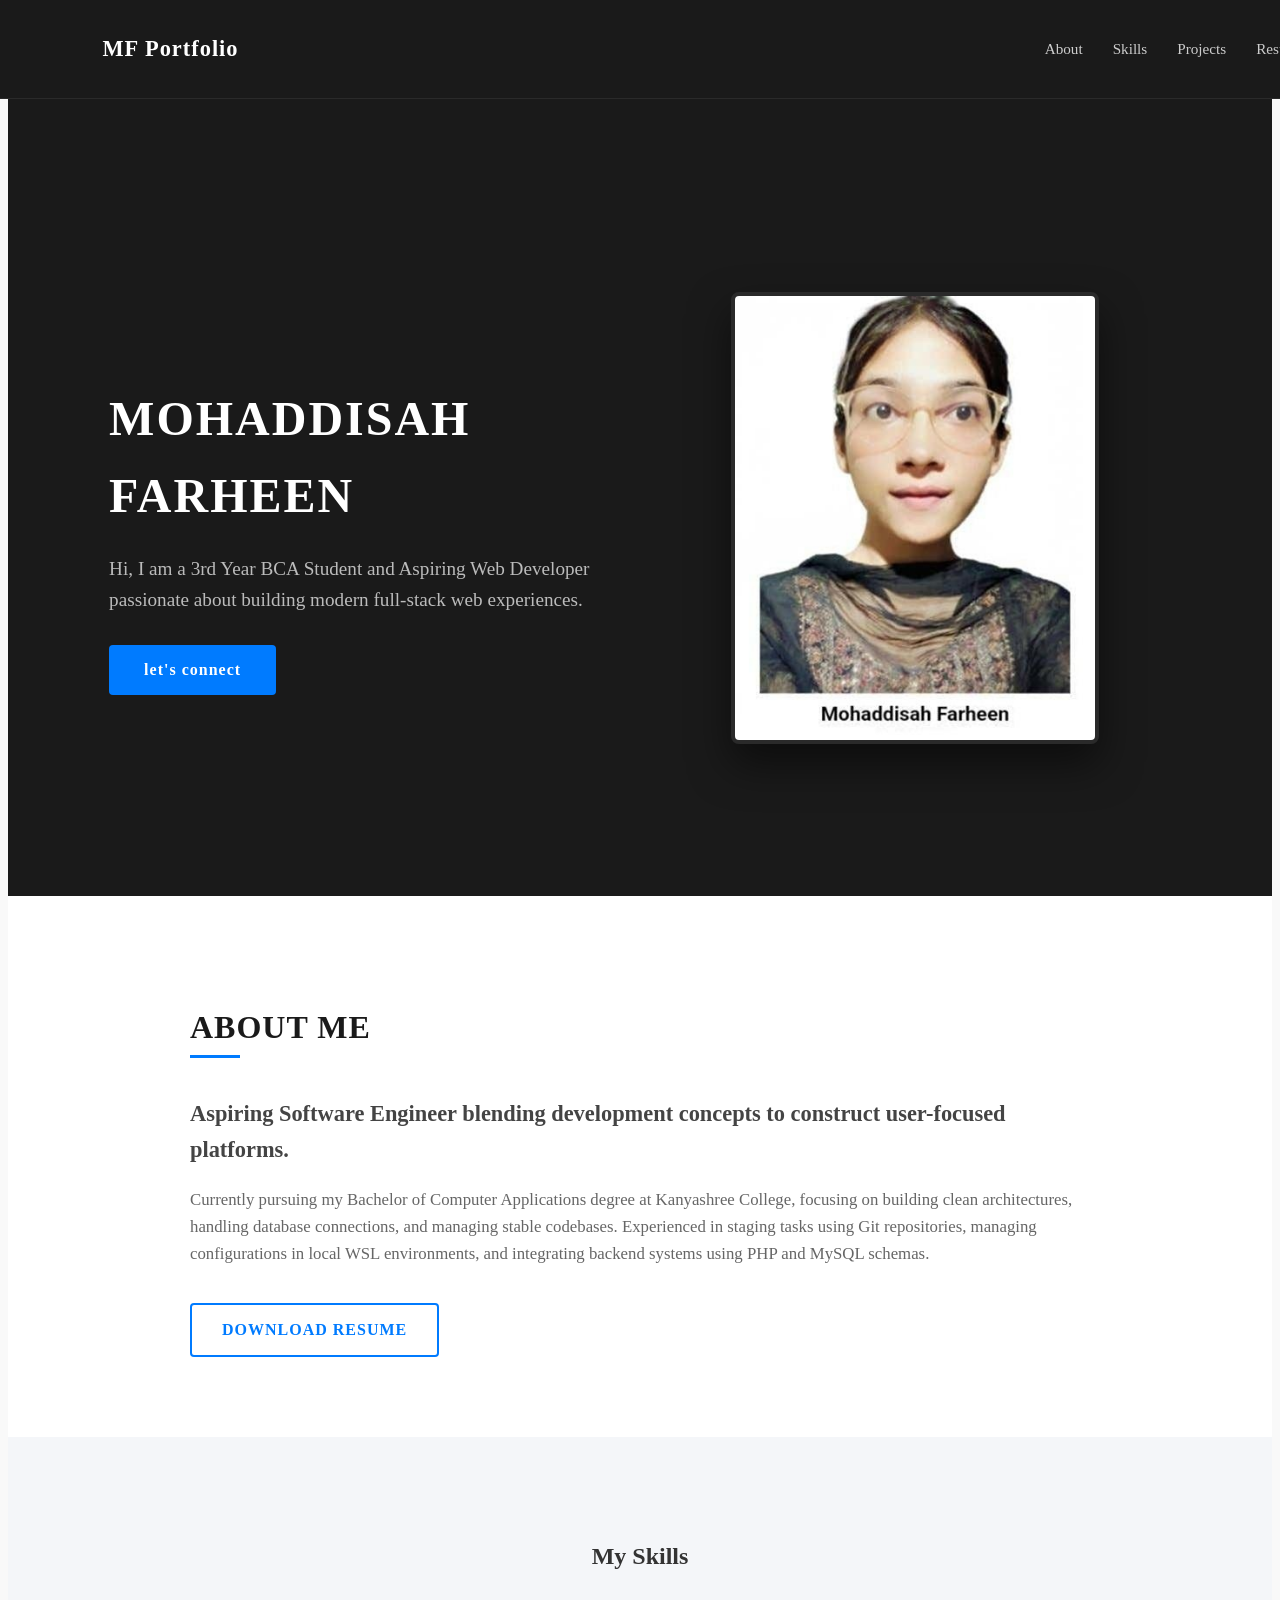
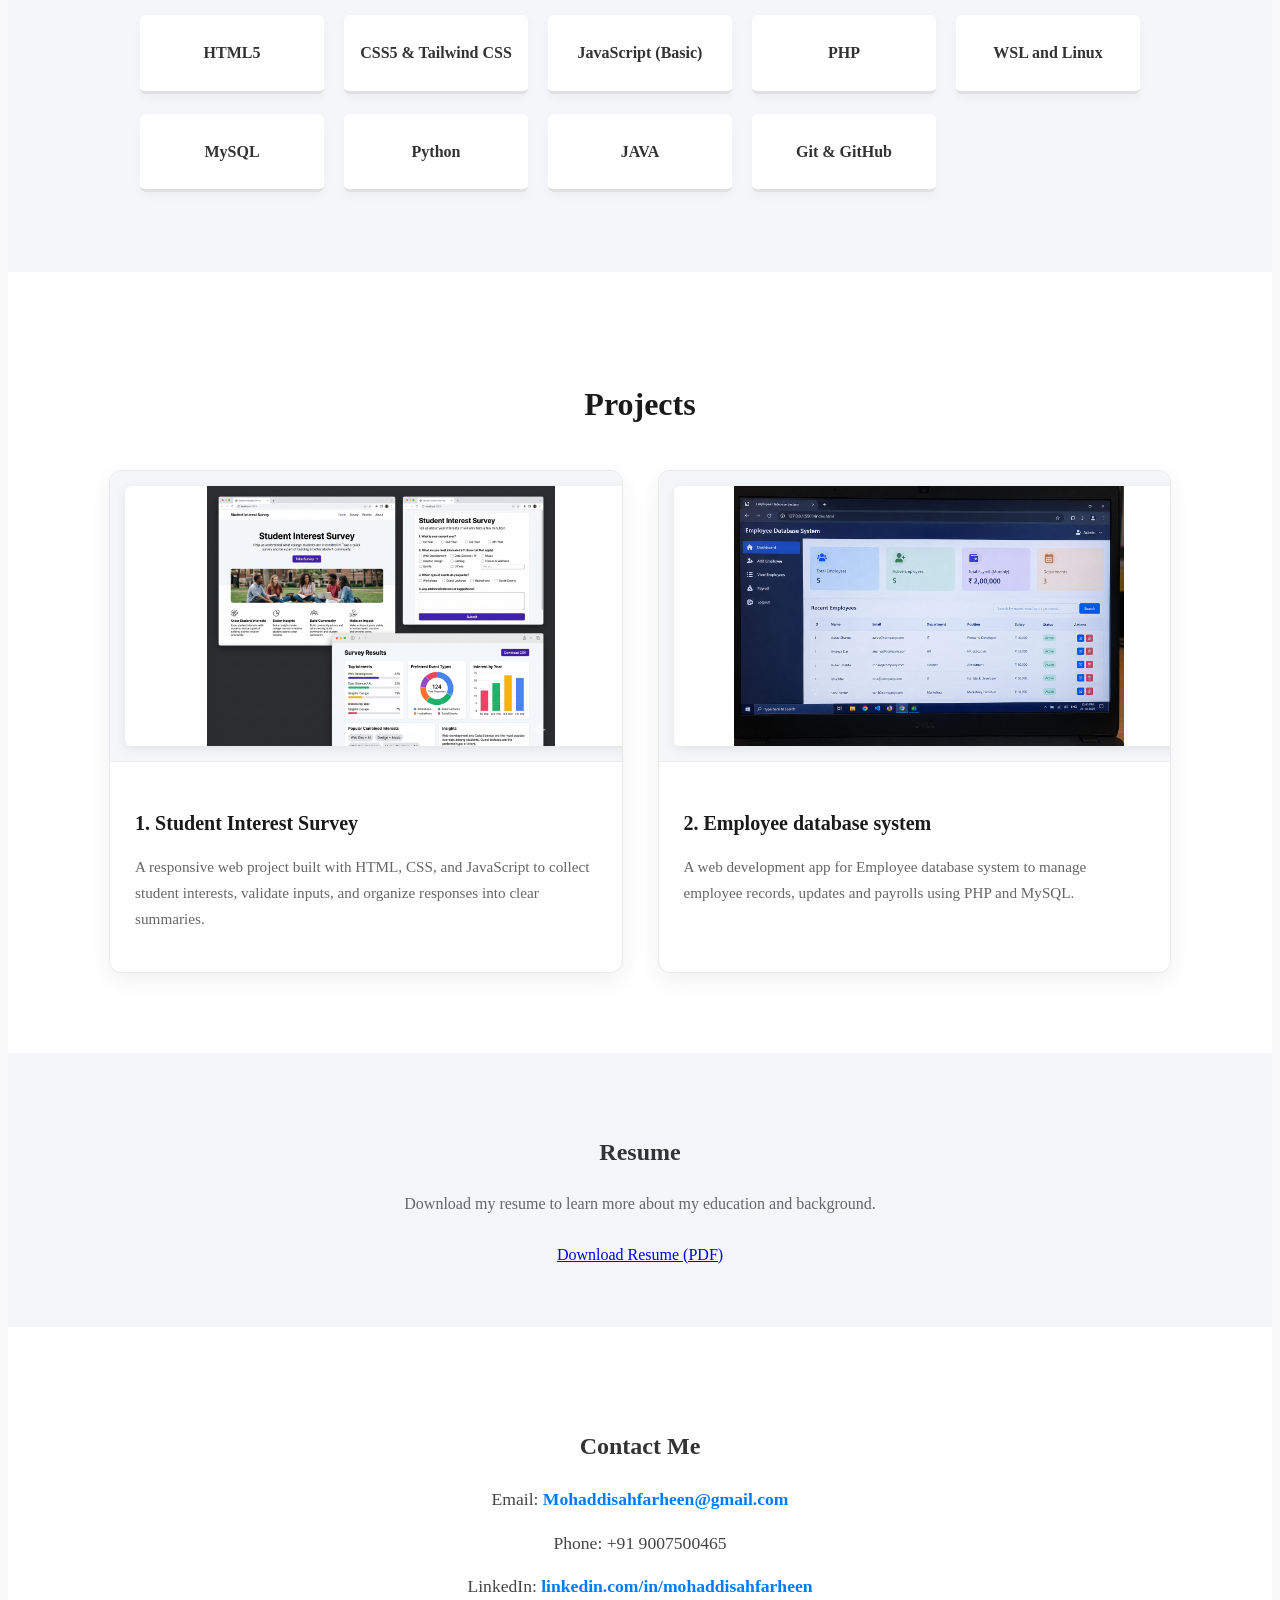
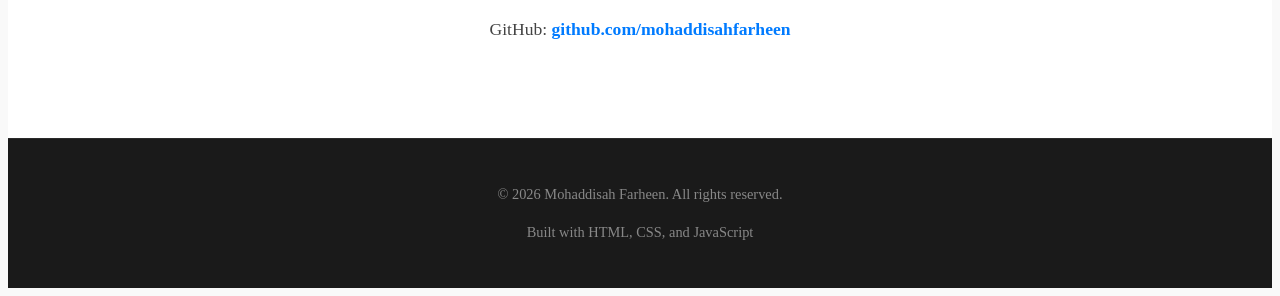
<file: Task-1/index.html>
<h1>My Personal Portfolio</h1>
<!DOCTYPE html>
<html lang="en">
<head>
  <meta charset="UTF-8">
  <meta name="viewport" content="width=device-width, initial-scale=1.0">
  <title>Mohaddisah Farheen | Portfolio</title>
  <link rel="stylesheet" href="style.css">
</head>
<body>

  <!-- Header Section -->
  <header class="navbar">
    <div class="logo">MF Portfolio</div>
    <nav>
      <ul>
        <li><a href="#about">About</a></li>
        <li><a href="#skills">Skills</a></li>
        <li><a href="#projects">Projects</a></li>
        <li><a href="#resume">Resume</a></li>
        <li><a href="#contact">Contact</a></li>
      </ul>
    </nav>
  </header>

    <!-- Hero Section -->
  <section class="hero">
    <div class="hero-container">
      <div class="hero-content">
        <h1 class="hero-title">MOHADDISAH FARHEEN</h1>
        <p class="hero-subtitle">Hi, I am a 3rd Year BCA Student and Aspiring Web Developer passionate about building modern full-stack web experiences.</p>
        <a href="#contact" class="btn-primary">let's connect</a>
      </div>
      <div class="hero-image-box">
        <!-- Your photo now sits inside the dark hero section just like the example image! -->
        <img src="profile.jpg" alt="Mohaddisah Farheen" class="hero-img">
      </div>
    </div>
  </section>

  <!-- About Section -->
  <section id="about" class="about-section">
    <div class="about-container">
      <div class="about-text-block">
        <h2 class="section-title">ABOUT ME</h2>
        <h3 class="bio-headline">Aspiring Software Engineer blending development concepts to construct user-focused platforms.</h3>
        <p class="bio-paragraph">Currently pursuing my Bachelor of Computer Applications degree at Kanyashree College, focusing on building clean architectures, handling database connections, and managing stable codebases. Experienced in staging tasks using Git repositories, managing configurations in local WSL environments, and integrating backend systems using PHP and MySQL schemas.</p>
        <a href="resume.pdf" download="Mohaddisah_Resume.pdf" class="btn-secondary">DOWNLOAD RESUME</a>
      </div>
    </div>
  </section>


  <!-- Skills Section -->
  <section id="skills" class="skills-section">
    <h2>My Skills</h2>
    <div class="skills-grid">
      <div class="skill-card">HTML5</div>
      <div class="skill-card">CSS5 & Tailwind CSS</div>
      <div class="skill-card">JavaScript (Basic)</div>
      <div class="skill-card">PHP</div>
      <div class="skill-card">WSL and  Linux</div>
      <div class="skill-card">MySQL</div>
      <div class="skill-card">Python</div>
      <div class="skill-card">JAVA</div>
      <div class="skill-card">Git & GitHub</div>

    </div>
  </section>

  <!-- Projects Section -->
<section id="projects" class="projects-section">
  <h2>Projects</h2>

  <div class="projects-grid">

    <!-- Project 1 -->
    <div class="project-card">
      <div class="project-img-container">
        <img src="project1.jpg" alt="Student Interest Survey" class="project-img" loading="lazy">
      </div>

      <div class="project-details">
        <h3>1. Student Interest Survey</h3>
        <p>
          A responsive web project built with HTML, CSS, and JavaScript
          to collect student interests, validate inputs, and organize
          responses into clear summaries.
        </p>
      </div>
    </div>

    <!-- Project 2 -->
    <div class="project-card">
      <div class="project-img-container">
        <img src="project2.jpg" alt="Personal Portfolio" class="project-img" loading="lazy">
      </div>

      <div class="project-details">
        <h3>2. Employee database system</h3>
        <p>
          A web development app for Employee database system to manage employee records, updates and payrolls using PHP and MySQL.
        </p>
      </div>
    </div>

  </div>
</section>

  <!-- Resume Section -->
  <section id="resume" class="resume-section">
    <h1>Resume</h1>
    <p>Download my resume to learn more about my education and background.</p>
    <a href="resume.pdf" download="Mohaddisah_Resume.pdf" class="btn">Download Resume (PDF)</a>
  </section>

  <!-- Contact Section -->
  <section id="contact" class="contact-section">
    <h1>Contact Me</h1>
    <p>Email: <a href="mailto:Mohaddisahfarheen@gmail.com">Mohaddisahfarheen@gmail.com</a></p>
    <p>Phone: +91 9007500465</p>
    <p>LinkedIn: <a href="https://www.linkedin.com/in/mohaddisahfarheen" target="_blank">linkedin.com/in/mohaddisahfarheen</a></p>
    <p>GitHub: <a href="https://github.com/Mfarheennn/" target="_blank">github.com/mohaddisahfarheen</a></p>
</section>

  <!-- Footer -->
  <footer>
    <p>&copy; 2026 Mohaddisah Farheen. All rights reserved.</p>
    <p> Built with HTML, CSS, and JavaScript</p>
  </footer>

</body>
</html>
</file>
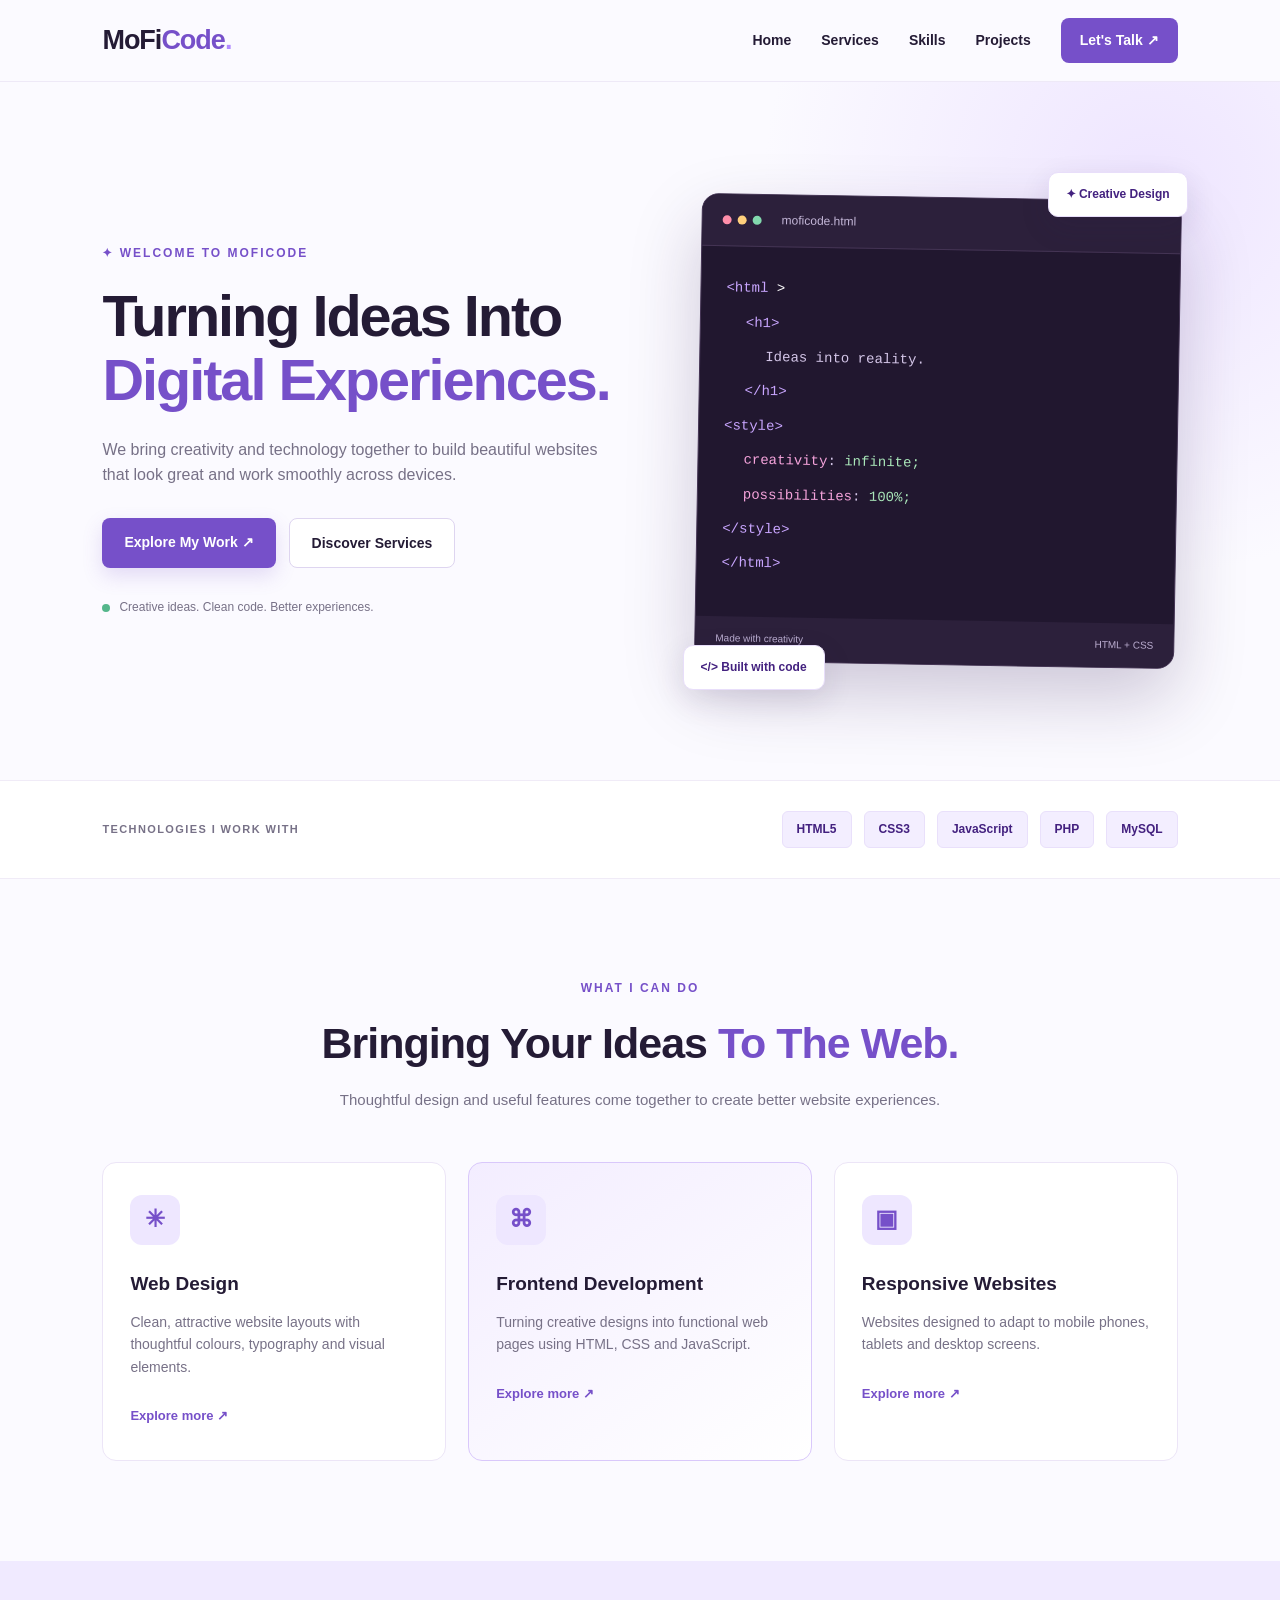
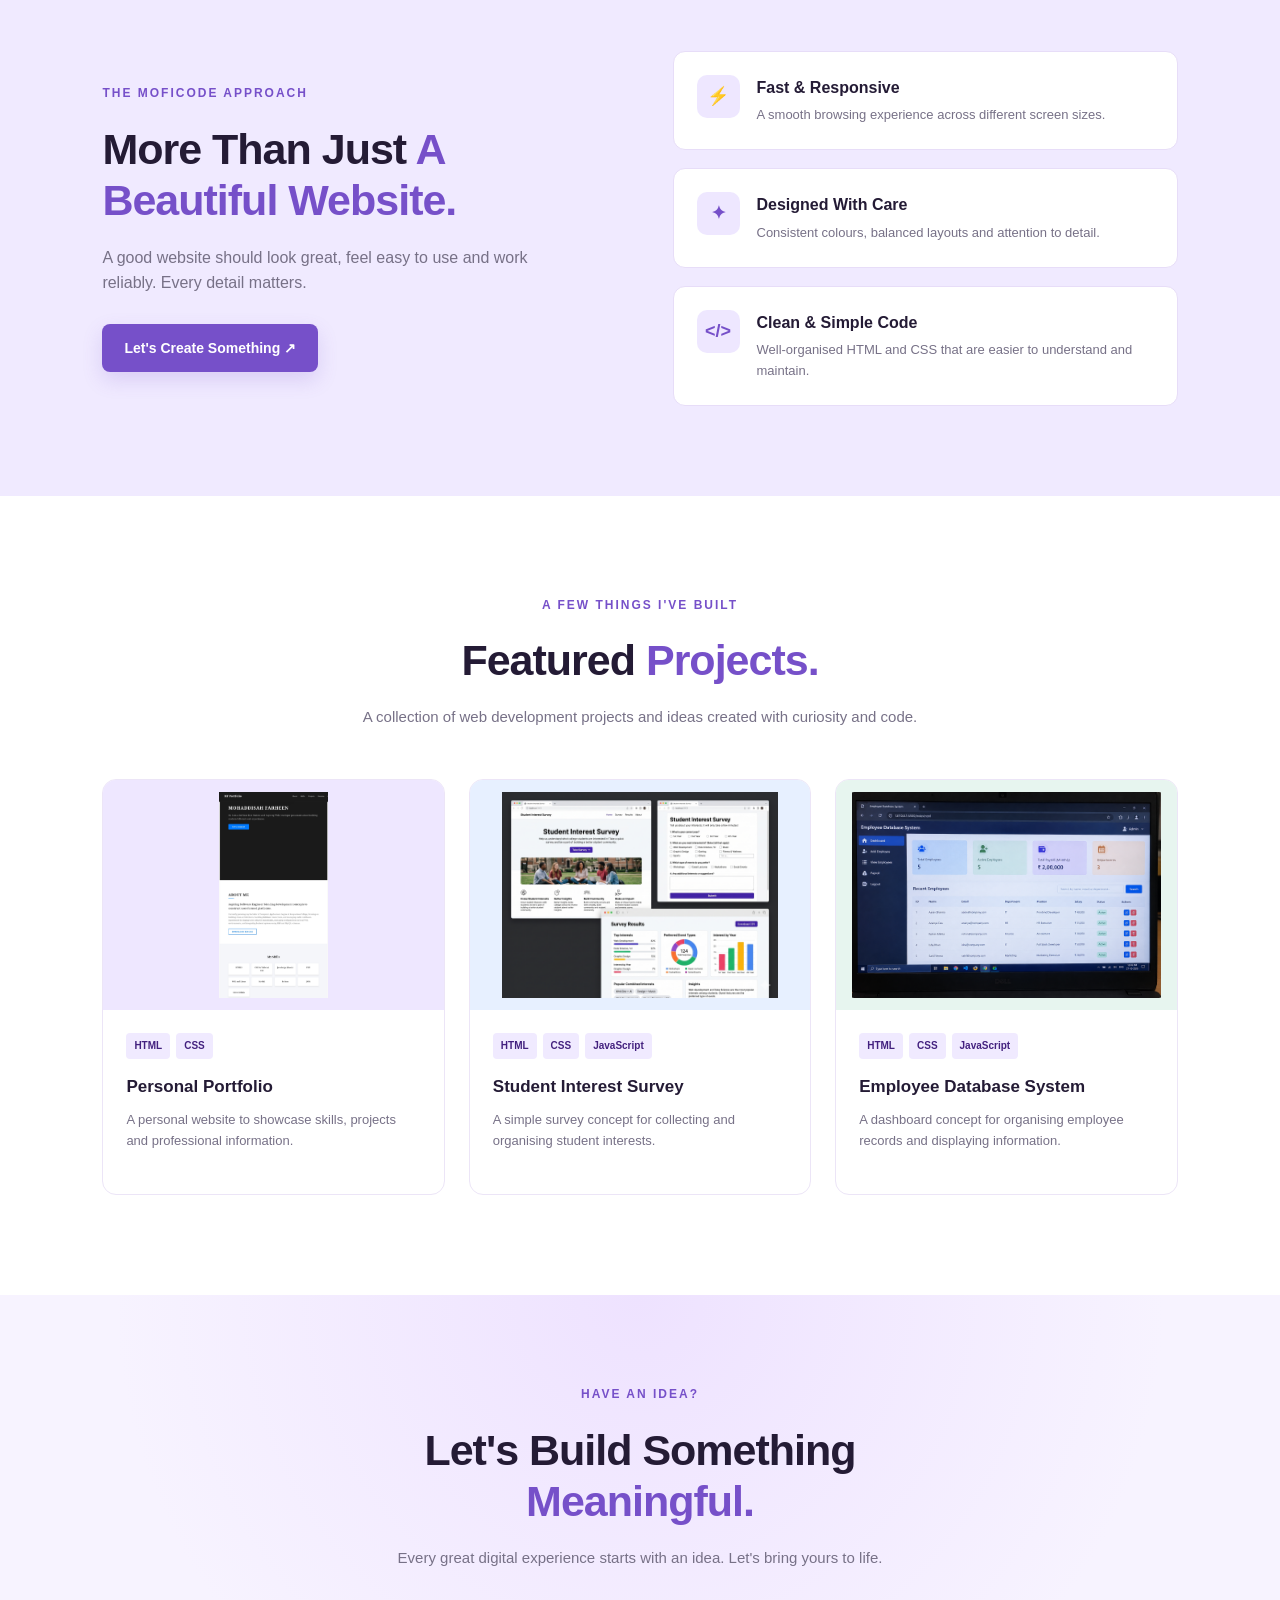
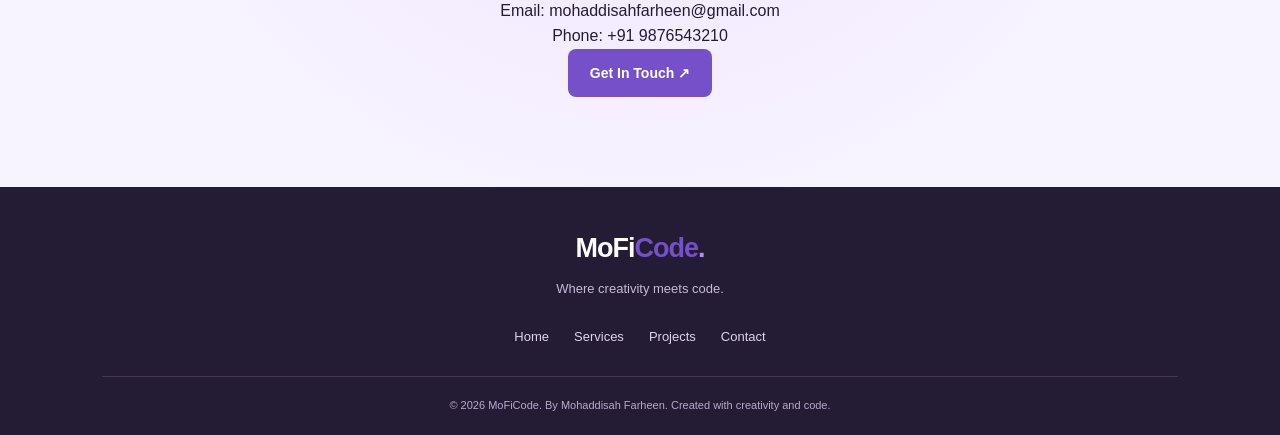
<file: Task-2/index.html>
<!DOCTYPE html>
<html lang="en">

<head>
    <meta charset="UTF-8">
    <meta name="viewport" content="width=device-width, initial-scale=1.0">

    <title>MoFiCode | Web Development Studio</title>

    <meta name="description"
        content="MoFiCode creates beautiful, responsive and user-friendly web experiences.">

    <link rel="stylesheet" href="style.css">
</head>

<body>

    <!-- NAVIGATION BAR -->
    <header class="navbar" id="home">

        <a href="#home" class="logo">
            MoFi<span>Code</span><span class="logo-dot">.</span>
        </a>

        <nav>
            <a href="#home">Home</a>
            <a href="#services">Services</a>
            <a href="#skills">Skills</a>
            <a href="#projects">Projects</a>
            <a href="#contact" class="nav-button">Let's Talk ↗</a>
        </nav>

    </header>


    <!-- HERO SECTION -->
    <section class="hero">

        <div class="hero-content">

            <p class="eyebrow">
                ✦ WELCOME TO MOFICODE
            </p>

            <h1>
                Turning Ideas Into
                <span>Digital Experiences.</span>
            </h1>

            <p class="hero-description">
                We bring creativity and technology together to build
                beautiful websites that look great and work smoothly
                across devices.
            </p>

            <div class="hero-buttons">
                <a href="#projects" class="button primary-button">
                    Explore My Work ↗
                </a>

                <a href="#services" class="button secondary-button">
                    Discover Services
                </a>
            </div>

            <div class="hero-note">
                <span class="status-dot"></span>
                Creative ideas. Clean code. Better experiences.
            </div>

        </div>


        <!-- DECORATIVE CODE CARD -->
        <div class="hero-visual">

            <div class="floating-label label-top">
                ✦ Creative Design
            </div>

            <div class="code-card">

                <div class="code-card-header">
                    <div class="window-dots">
                        <span></span>
                        <span></span>
                        <span></span>
                    </div>

                    <p>moficode.html</p>
                </div>

                <div class="code-content">

                    <p class="code-line">
                        <span class="code-purple">&lt;html</span>
                        <span class="code-white">&gt;</span>
                    </p>

                    <p class="code-line indent">
                        <span class="code-purple">&lt;h1&gt;</span>
                    </p>

                    <p class="code-line indent-more">
                        Ideas into reality.
                    </p>

                    <p class="code-line indent">
                        <span class="code-purple">&lt;/h1&gt;</span>
                    </p>

                    <p class="code-line">
                        <span class="code-purple">&lt;style&gt;</span>
                    </p>

                    <p class="code-line indent">
                        <span class="code-pink">creativity</span>:
                        <span class="code-green">infinite;</span>
                    </p>

                    <p class="code-line indent">
                        <span class="code-pink">possibilities</span>:
                        <span class="code-green">100%;</span>
                    </p>

                    <p class="code-line">
                        <span class="code-purple">&lt;/style&gt;</span>
                    </p>

                    <p class="code-line">
                        <span class="code-purple">&lt;/html&gt;</span>
                    </p>

                </div>

                <div class="code-card-footer">
                    <span> Made with creativity</span>
                    <span>HTML + CSS</span>
                </div>

            </div>

            <div class="floating-label label-bottom">
                &lt;/&gt; Built with code
            </div>

        </div>

    </section>


    <!-- TECHNOLOGY / SKILLS SECTION -->
    <section class="skills-strip" id="skills">

        <p>TECHNOLOGIES I WORK WITH</p>

        <div class="skill-list">
            <span>HTML5</span>
            <span>CSS3</span>
            <span>JavaScript</span>
            <span>PHP</span>
            <span>MySQL</span>
        </div>

    </section>


    <!-- SERVICES SECTION -->
    <section class="section" id="services">

        <div class="section-heading">

            <p class="eyebrow">WHAT I CAN DO</p>

            <h2>
                Bringing Your Ideas
                <span>To The Web.</span>
            </h2>

            <p>
                Thoughtful design and useful features come together
                to create better website experiences.
            </p>

        </div>


        <div class="service-grid">

            <article class="service-card">

                <div class="service-icon">✳</div>

                <h3>Web Design</h3>

                <p>
                    Clean, attractive website layouts with thoughtful
                    colours, typography and visual elements.
                </p>

                <a href="#projects">Explore more ↗</a>

            </article>


            <article class="service-card featured-card">

                <div class="service-icon">⌘</div>

                <h3>Frontend Development</h3>

                <p>
                    Turning creative designs into functional web pages
                    using HTML, CSS and JavaScript.
                </p>

                <a href="#projects">Explore more ↗</a>

            </article>


            <article class="service-card">

                <div class="service-icon">▣</div>

                <h3>Responsive Websites</h3>

                <p>
                    Websites designed to adapt to mobile phones,
                    tablets and desktop screens.
                </p>

                <a href="#projects">Explore more ↗</a>

            </article>

        </div>

    </section>


    <!-- WHY CHOOSE MOFICODE -->
    <section class="why-section">
        <div class="why-content">

            <p class="eyebrow">THE MOFICODE APPROACH</p>

            <h2>
                More Than Just
                <span>A Beautiful Website.</span>
            </h2>

            <p class="why-description">
                A good website should look great, feel easy to use
                and work reliably. Every detail matters.
            </p>

            <a href="#contact" class="button primary-button">
                Let's Create Something ↗
            </a>

        </div>


        <div class="benefits">

            <div class="benefit-item">

                <div class="benefit-icon">⚡</div>

                <div>
                    <h3>Fast & Responsive</h3>

                    <p>
                        A smooth browsing experience across different
                        screen sizes.
                    </p>
                </div>

            </div>


            <div class="benefit-item">

                <div class="benefit-icon">✦</div>

                <div>
                    <h3>Designed With Care</h3>

                    <p>
                        Consistent colours, balanced layouts and
                        attention to detail.
                    </p>
                </div>

            </div>


            <div class="benefit-item">

                <div class="benefit-icon">&lt;/&gt;</div>

                <div>
                    <h3>Clean & Simple Code</h3>

                    <p>
                        Well-organised HTML and CSS that are easier
                        to understand and maintain.
                    </p>
                </div>

            </div>

        </div>

    </section>


    <!-- PROJECTS SECTION -->
    <section class="section projects-section" id="projects">

        <div class="section-heading">

            <p class="eyebrow">A FEW THINGS I'VE BUILT</p>

            <h2>
                Featured <span>Projects.</span>
            </h2>

            <p>
                A collection of web development projects and ideas
                created with curiosity and code.
            </p>

        </div>


        <div class="project-grid">

            <article class="project-card">

                <div class="project-preview preview-one">
                    <img src="project 3.jpg" alt="Personal Portfolio Preview">
                    </div>
                    <!--<div class="preview-window">
                        <div class="preview-heading"></div>
                        <div class="preview-text"></div>
                        <div class="preview-button"></div>
                        <div class="preview-boxes">
                            <span></span>
                            <span></span>
                            <span></span>
                        </div>
                    </div>
                </div> -->

                <div class="project-info">

                    <div class="project-tags">
                        <span>HTML</span>
                        <span>CSS</span>
                    </div>

                    <h3>Personal Portfolio</h3>

                    <p>
                        A personal website to showcase skills,
                        projects and professional information.
                    </p>

                    <!-- <a href="#contact">View project details ↗</a> -->

                </div>

            </article>


            <article class="project-card">

                <div class="project-preview preview-two">
                    <img src="project1.jpg" alt="Student Interest Survey Preview">
                    </div>
                   <!-- <div class="survey-preview">
                        <div class="survey-circle">?</div>
                        <div class="survey-line"></div>
                        <div class="survey-line short-line"></div>
                        <div class="survey-option"></div>
                        <div class="survey-option"></div>
                        <div class="survey-option"></div>
                    </div> -->

                <div class="project-info">

                    <div class="project-tags">
                        <span>HTML</span>
                        <span>CSS</span>
                        <span>JavaScript</span>
                    </div>

                    <h3>Student Interest Survey</h3>

                    <p>
                        A simple survey concept for collecting
                        and organising student interests.
                    </p>

                   <!-- <a href="#contact">View project details ↗</a> -->

                </div>

            </article>


            <article class="project-card">

                <div class="project-preview preview-three">
                    <img src="project2.jpg" alt="Employee Database System Preview">
                   </div>
                <!--<div class="employee-preview">
                        <div class="employee-sidebar"></div>

                        <div class="employee-main">
                            <div class="employee-title"></div>
                            <div class="employee-stat-row">
                                <span></span>
                                <span></span>
                            </div>
                            <div class="employee-table"></div>
                            <div class="employee-table"></div>
                            <div class="employee-table"></div>
                        </div>
                    </div>
                </div> -->

                <div class="project-info">

                    <div class="project-tags">
                        <span>HTML</span>
                        <span>CSS</span>
                        <span>JavaScript</span>
                    </div>

                    <h3>Employee Database System</h3>

                    <p>
                        A dashboard concept for organising employee
                        records and displaying information.
                    </p>

                   <!-- <a href="#contact">View project details ↗</a> -->

                </div>

            </article>

        </div>


    </section>


    <!-- CALL TO ACTION -->
    <section class="cta-section" id="contact">

        <p class="eyebrow">HAVE AN IDEA?</p>

        <h2>
            Let's Build Something
            <span>Meaningful.</span>
        </h2>

        <p>
            Every great digital experience starts with an idea.
            Let's bring yours to life.
        </p>

        <!-- Replace this email with your own email address -->
         <div class="contact-details">
             <a href="mailto:mohaddisahfarheen@gmail.com">Email: mohaddisahfarheen@gmail.com</a>
            <p><a href="tel:+919876543210">Phone: +91 9876543210</a></p>
        </div>
        <a href="mailto:mohaddisahfarheen@gmail.com" class="button cta-button">
            Get In Touch ↗
        </a>

    </section>


    <!-- FOOTER -->
    <footer class="footer">

        <a href="#home" class="logo">
            MoFi<span>Code</span><span class="logo-dot">.</span>
        </a>

        <p>
            Where creativity meets code.
        </p>

        <div class="footer-links">
            <a href="#home">Home</a>
            <a href="#services">Services</a>
            <a href="#projects">Projects</a>
            <a href="#contact">Contact</a>
        </div>

        <div class="footer-bottom">
            <p>
                © 2026 MoFiCode. By Mohaddisah Farheen. Created with creativity and code.
            </p>
        </div>

    </footer>

</body>
</html>
</file>
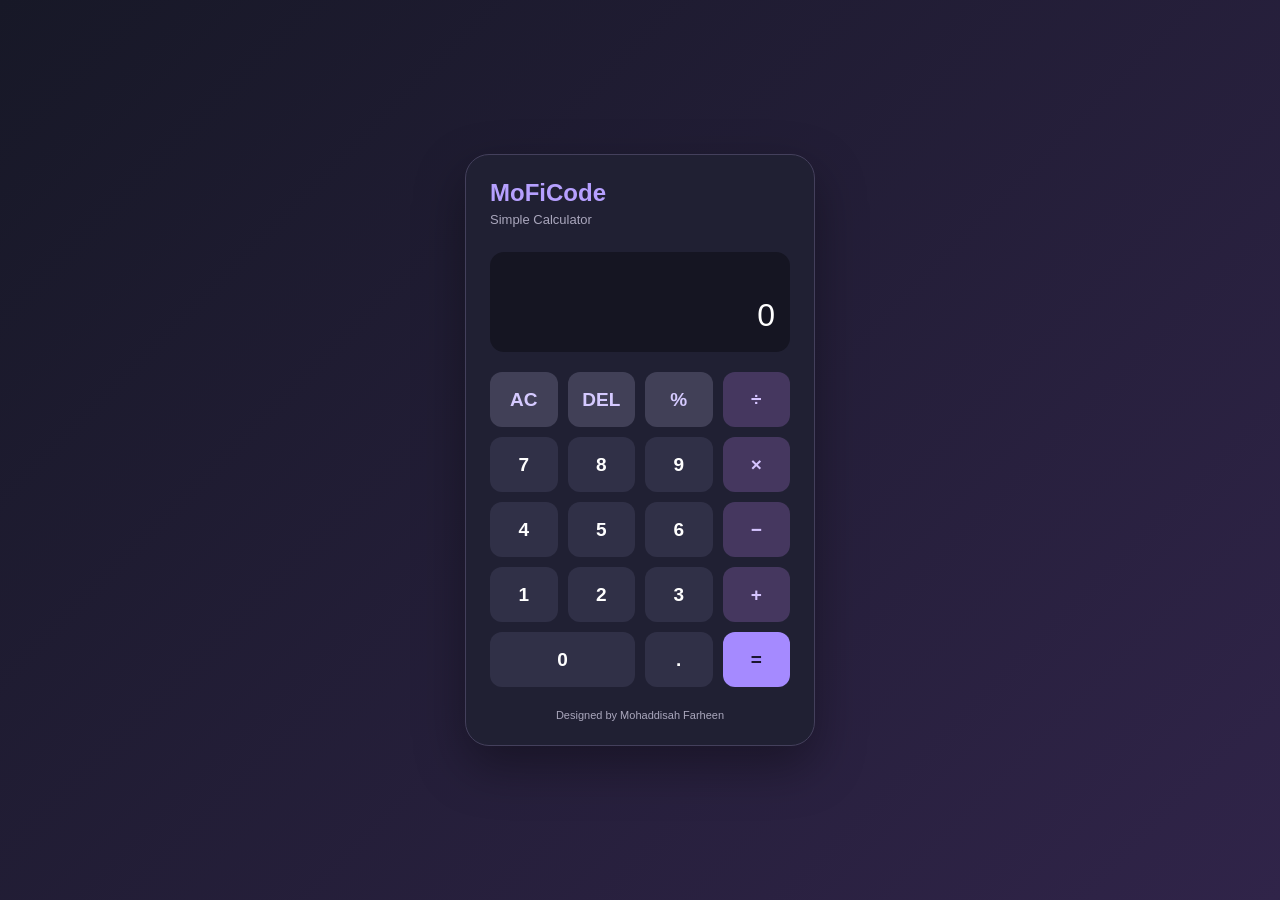
<file: Task-3/index.html>
<!DOCTYPE html>
<html lang="en">

<head>
    <meta charset="UTF-8">
    <meta name="viewport" content="width=device-width, initial-scale=1.0">

    <title>MoFiCode | Calculator</title>

    <link rel="stylesheet" href="style.css">
</head>

<body>

    <div class="calculator">

        <div class="calculator-header">
            <h2>MoFiCode</h2>
           <!-- <p>by Mohaddisah Farheen</p> -->
            <p>Simple Calculator</p>
        </div>

        <div class="display">
            <div id="previous"></div>
            <input type="text" id="result" value="0" readonly
                aria-label="Calculator display">
        </div>

        <div class="buttons">

            <button class="utility" data-action="clear">AC</button>
            <button class="utility" data-action="delete">DEL</button>
            <button class="utility" data-action="percent">%</button>
            <button class="operator" data-value="/">÷</button>

            <button data-value="7">7</button>
            <button data-value="8">8</button>
            <button data-value="9">9</button>
            <button class="operator" data-value="*">×</button>

            <button data-value="4">4</button>
            <button data-value="5">5</button>
            <button data-value="6">6</button>
            <button class="operator" data-value="-">−</button>

            <button data-value="1">1</button>
            <button data-value="2">2</button>
            <button data-value="3">3</button>
            <button class="operator" data-value="+">+</button>

            <button class="zero" data-value="0">0</button>
            <button data-value=".">.</button>
            <button class="equal" data-action="calculate">=</button>

        </div>

        <footer>
            Designed by Mohaddisah Farheen
        </footer>

    </div>

    <script src="script.js"></script>

</body>

</html>
</file>
<file: Task-1/style.css>
1. GLOBAL RESETS & STYLING CORE
   ========================================== */
* {
  margin: 0;
  padding: 0;
  box-sizing: border-box;
  font-family: 'Segoe UI', Tahoma, Geneva, Verdana, sans-serif;
}

html {
  scroll-behavior: smooth;
}

body {
  background-color: #f9f9f9;
  color: #333333;
  line-height: 1.6;
}

/* ==========================================
   2. STICKY NAVIGATION BAR
   ========================================== */
.navbar {
  position: fixed;
  top: 0;
  left: 0;
  width: 100%;
  background-color: #1a1a1a;
  display: flex;
  justify-content: space-between;
  align-items: center;
  padding: 20px 8%;
  z-index: 1000;
  border-bottom: 1px solid #2a2a2a;
}

.logo {
  color: #ffffff;
  font-size: 1.4rem;
  font-weight: 700;
  letter-spacing: 1px;
}

.navbar nav ul {
  display: flex;
  list-style: none;
}

.navbar nav ul li {
  margin-left: 30px;
}

.navbar nav ul li a {
  color: #cccccc;
  text-decoration: none;
  font-size: 0.95rem;
  font-weight: 500;
  transition: color 0.3s ease;
}

.navbar nav ul li a:hover {
  color: #007bff;
}

/* ==========================================
   3. DARK HERO SECTION WITH IMAGE SPLIT
   ========================================== */
.hero {
  background-color: #1a1a1a;
  min-height: 75vh;
  padding: 100px 8% 40px 8%;
  display: flex;
  align-items: center;
}

.hero-container {
  display: flex;
  width: 100%;
  align-items: center;
  justify-content: space-between;
  gap: 40px;
}

.hero-content {
  flex: 1;
  max-width: 600px;
  text-align: left;
}

.hero-title {
  color: #ffffff;
  font-size: 3rem;
  font-weight: 800;
  letter-spacing: 2px;
  margin-bottom: 15px;
}

.hero-subtitle {
  color: #bbbbbb;
  font-size: 1.2rem;
  margin-bottom: 30px;
  font-weight: 400;
}

.btn-primary {
  display: inline-block;
  background-color: #007bff;
  color: #ffffff;
  padding: 12px 35px;
  text-decoration: none;
  font-weight: 600;
  border-radius: 4px;
  letter-spacing: 1px;
  transition: background-color 0.3s ease, transform 0.2s ease;
}

.btn-primary:hover {
  background-color: #0056b3;
  transform: translateY(-2px);
}

.hero-image-box {
  flex: 1;
  display: flex;
  justify-content: center;
  align-items: center;
}

.hero-img {
  width: 100%;
  max-width: 360px;
  height: auto;
  object-fit: cover;
  border-radius: 8px;
  box-shadow: 0 20px 40px rgba(0,0,0,0.5);
  border: 4px solid #2a2a2a;
}

/* ==========================================
   4. LIGHT ABOUT ME SECTION
   ========================================== */
.about-section {
  background-color: #ffffff;
  padding: 80px 8%;
}

.about-container {
  max-width: 900px;
  margin: 0 auto;
}

.about-text-block {
  text-align: left;
}

.section-title {
  font-size: 2rem;
  font-weight: 800;
  letter-spacing: 1px;
  color: #1a1a1a;
  margin-bottom: 20px;
  position: relative;
  display: inline-block;
}

.section-title::after {
  content: '';
  position: absolute;
  left: 0;
  bottom: -5px;
  width: 50px;
  height: 3px;
  background-color: #007bff;
}

.bio-headline {
  font-size: 1.4rem;
  color: #444444;
  margin-bottom: 20px;
  font-weight: 600;
}

.bio-paragraph {
  color: #666666;
  font-size: 1.05rem;
  margin-bottom: 35px;
}

.btn-secondary {
  display: inline-block;
  background-color: transparent;
  color: #007bff;
  border: 2px solid #007bff;
  padding: 12px 30px;
  text-decoration: none;
  font-weight: 600;
  border-radius: 4px;
  letter-spacing: 1px;
  transition: all 0.3s ease;
}

.btn-secondary:hover {
  background-color: #007bff;
  color: #ffffff;
}

/* ==========================================
   5. SKILLS GRID SECTION
   ========================================== */
.skills-section {
  background-color: #f4f6f9;
  padding: 80px 8%;
  text-align: center;
}

.skills-grid {
  display: grid;
  grid-template-columns: repeat(auto-fit, minmax(160px, 1fr));
  gap: 20px;
  max-width: 1000px;
  margin: 40px auto 0 auto;
}

.skill-card {
  background-color: #ffffff;
  padding: 25px 15px;
  border-radius: 6px;
  font-weight: 600;
  color: #333333;
  box-shadow: 0 4px 10px rgba(0,0,0,0.04);
  border-bottom: 3px solid #e0e0e0;
  transition: all 0.3s ease;
}

.skill-card:hover {
  transform: translateY(-5px);
  border-bottom-color: #007bff;
  box-shadow: 0 10px 20px rgba(0,0,0,0.08);
}

   /* ==========================================
   6. PROJECTS PORTFOLIO SECTION
   ========================================== */

.projects-section {
  background-color: #ffffff;
  padding: 80px 8%;
  text-align: center;
}

.projects-section h2 {
  font-size: 2rem;
  font-weight: 800;
  color: #1a1a1a;
  margin-bottom: 40px;
}

/* Project Cards Container */
.projects-grid {
  display: grid;
  grid-template-columns: repeat(2, minmax(0, 1fr));
  gap: 35px;
  max-width: 1100px;
  margin: 0 auto;
}

/* Individual Project Card */
.project-card {
  background-color: #ffffff;
  border: 1px solid #e8e8e8;
  border-radius: 12px;
  overflow: hidden;
  text-align: left;
  box-shadow: 0 8px 25px rgba(0, 0, 0, 0.06);
  transition: transform 0.3s ease, box-shadow 0.3s ease;
}

/* Card Hover Effect */
.project-card:hover {
  transform: translateY(-6px);
  box-shadow: 0 15px 35px rgba(0, 0, 0, 0.10);
}

/* Screenshot Area */
.project-img-container {
  width: 100%;
  height: 260px;
  padding: 15px;
  background-color: #f4f6f9;

  display: flex;
  justify-content: center;
  align-items: center;

  border-bottom: 1px solid #eeeeee;
}

/* Project Screenshot */
.project-img {
  width: 100%;
  height: 100%;
  object-fit: contain;
  display: block;

  background-color: #ffffff;
  border-radius: 6px;

  box-shadow: 0 3px 12px rgba(0, 0, 0, 0.08);
}

/* Project Information */
.project-details {
  padding: 25px;
}

.project-details h3 {
  margin-bottom: 12px;
  color: #1a1a1a;
  font-size: 1.25rem;
  font-weight: 700;
}

.project-details p {
  color: #666666;
  font-size: 0.95rem;
  line-height: 1.7;
}

/* Mobile */
@media (max-width: 768px) {

  .projects-grid {
    grid-template-columns: 1fr;
    gap: 25px;
  }

  .project-img-container {
    height: 220px;
  }
}


/* ==========================================
   7. RESUME SECTION
   ========================================== */
.resume-section {
  background-color: #f4f6f9;
  padding: 60px 8%;
  text-align: center;
}

.resume-section p {
  margin: 15px 0 25px 0;
  color: #666666;
}

/* ==========================================
   8. CONTACT FORM SECTION
   ========================================== */
.contact-section {
  background-color: #ffffff;
  padding: 80px 8%;
  text-align: center;
}

.contact-section p {
  font-size: 1.1rem;
  margin: 15px 0;
  color: #444444;
}

.contact-section a {
  color: #007bff;
  text-decoration: none;
  font-weight: 600;
}

/* ==========================================
   9. FOOTER
   ========================================== */
footer {
  background-color: #1a1a1a;
  color: #888888;
  text-align: center;
  padding: 30px;
  font-size: 0.9rem;
  border-top: 1px solid #2a2a2a;
}

/* ==========================================
   10. MOBILE RESPONSIVE QUERIES
   ========================================== */
@media (max-width: 992px) {
  .hero-container {
    flex-direction: column-reverse;
    text-align: center;
  }
  .hero-content {
    max-width: 100%;
  }
  .hero-title {
    font-size: 2.5rem;
  }
  .hero-img {
    width: 100%;
    max-width: 360px;
    height: auto;
    border-radius: 8px;
    box-shadow: 0 20px 40px rgba(0,0,0,0.5);
    border: 4px solid #2a2a2a;
  }
  .navbar {
    padding: 20px 5%;
  }
}

@media (max-width: 600px) {
  .navbar nav {
    display: none; /* Simplifies layout for raw mobile view submission */
  }
  .hero-title {
    font-size: 2rem;
  }
  .hero-img {
    width: 240px;
    height: 300px;
  }
}
</file>
<file: Task-2/style.css>
/* GENERAL SETTINGS */

* {
    margin: 0;
    padding: 0;
    box-sizing: border-box;
}

html {
    scroll-behavior: smooth;
    scroll-padding-top: 90px;
}

body {
    font-family: Arial, Helvetica, sans-serif;
    background-color: #fbfaff;
    color: #241b35;
    line-height: 1.6;
}

a {
    text-decoration: none;
    color: inherit;
}

section {
    scroll-margin-top: 80px;
}

:root {
    --purple: #7650c9;
    --dark-purple: #43217f;
    --light-purple: #eee7ff;
    --background: #fbfaff;
    --text: #241b35;
    --muted: #777187;
    --white: #ffffff;
}


/* NAVIGATION BAR */

.navbar {
    width: 100%;
    min-height: 82px;
    padding: 18px 8%;
    display: flex;
    justify-content: space-between;
    align-items: center;
    gap: 25px;
    background-color: rgba(251, 250, 255, 0.96);
    border-bottom: 1px solid #eee9f7;
    position: sticky;
    top: 0;
    z-index: 100;
}

.logo {
    font-size: 27px;
    font-weight: 800;
    letter-spacing: -1px;
    white-space: nowrap;
}

.logo span {
    color: var(--purple);
}

.logo .logo-dot {
    color: #b28bff;
}

.navbar nav {
    display: flex;
    align-items: center;
    gap: 30px;
}

.navbar nav a {
    font-size: 14px;
    font-weight: 600;
    transition: color 0.3s ease;
}

.navbar nav a:hover {
    color: var(--purple);
}

.navbar nav .nav-button {
    padding: 11px 19px;
    background-color: var(--purple);
    color: white;
    border-radius: 8px;
}

.navbar nav .nav-button:hover {
    background-color: var(--dark-purple);
}


/* HERO SECTION */

.hero {
    min-height: 610px;
    padding: 90px 8%;
    display: flex;
    align-items: center;
    justify-content: space-between;
    gap: 65px;
    overflow: hidden;
    background:
        radial-gradient(
            circle at 90% 15%,
            #eee5ff 0,
            transparent 30%
        ),
        var(--background);
}

.hero-content {
    flex: 1;
    max-width: 600px;
}

.eyebrow {
    color: var(--purple);
    font-size: 12px;
    font-weight: 800;
    letter-spacing: 2px;
    margin-bottom: 20px;
}

.hero h1 {
    font-size: clamp(38px, 4.5vw, 62px);
    line-height: 1.12;
    letter-spacing: -2px;
    margin-bottom: 24px;
}

.hero h1 span,
.section-heading h2 span,
.why-content h2 span,
.cta-section h2 span {
    color: var(--purple);
}

.hero-description {
    color: var(--muted);
    font-size: 16px;
    max-width: 510px;
    margin-bottom: 30px;
}

.hero-buttons {
    display: flex;
    flex-wrap: wrap;
    gap: 13px;
}

.button {
    display: inline-block;
    padding: 13px 22px;
    border-radius: 8px;
    font-size: 14px;
    font-weight: 700;
    transition:
        transform 0.3s ease,
        background-color 0.3s ease,
        box-shadow 0.3s ease;
}

.button:hover {
    transform: translateY(-3px);
}

.primary-button {
    color: white;
    background-color: var(--purple);
    box-shadow: 0 8px 20px rgba(118, 80, 201, 0.18);
}

.primary-button:hover {
    background-color: var(--dark-purple);
    box-shadow: 0 12px 25px rgba(118, 80, 201, 0.25);
}

.secondary-button {
    color: var(--text);
    border: 1px solid #ded5f0;
    background-color: white;
}

.secondary-button:hover {
    border-color: var(--purple);
}

.hero-note {
    display: flex;
    align-items: center;
    gap: 9px;
    margin-top: 30px;
    color: var(--muted);
    font-size: 12px;
}

.status-dot {
    width: 8px;
    height: 8px;
    border-radius: 50%;
    background-color: #54b68b;
}


/* DECORATIVE CODE CARD */

.hero-visual {
    flex: 1;
    max-width: 480px;
    min-width: 0;
    position: relative;
    padding: 25px 0;
}

.code-card {
    position: relative;
    z-index: 1;
    background: #21172f;
    border: 1px solid #443454;
    border-radius: 17px;
    overflow: hidden;
    box-shadow: 0 30px 70px rgba(46, 25, 76, 0.22);
    transform: rotate(1deg);
    transition: transform 0.3s ease;
}

.code-card:hover {
    transform: rotate(0deg) translateY(-4px);
}

.code-card-header {
    display: flex;
    align-items: center;
    gap: 20px;
    padding: 16px 20px;
    background: #2c203b;
    border-bottom: 1px solid #443454;
}

.window-dots {
    display: flex;
    gap: 6px;
}

.window-dots span {
    width: 9px;
    height: 9px;
    border-radius: 50%;
    background: #a58cc7;
}

.window-dots span:first-child {
    background: #ff8eaa;
}

.window-dots span:nth-child(2) {
    background: #ffcf7c;
}

.window-dots span:nth-child(3) {
    background: #82d8ad;
}

.code-card-header p {
    color: #c4b7d8;
    font-size: 12px;
}

.code-content {
    padding: 30px 25px;
    min-height: 260px;
    overflow: hidden;
}

.code-line {
    color: #d4c6e8;
    font-family: monospace;
    font-size: clamp(11px, 1.3vw, 14px);
    margin-bottom: 12px;
    white-space: nowrap;
}

.indent {
    padding-left: 20px;
}

.indent-more {
    padding-left: 40px;
}

.code-purple {
    color: #c9a6ff;
}

.code-white {
    color: white;
}

.code-pink {
    color: #f6a4dc;
}

.code-green {
    color: #a9e6b9;
}

.code-card-footer {
    padding: 14px 20px;
    display: flex;
    justify-content: space-between;
    gap: 10px;
    background: #2c203b;
    color: #bcaed1;
    font-size: 10px;
}

.floating-label {
    position: absolute;
    z-index: 2;
    padding: 12px 17px;
    border: 1px solid #e8defa;
    border-radius: 10px;
    background: white;
    color: var(--dark-purple);
    font-size: 12px;
    font-weight: 700;
    box-shadow: 0 10px 30px rgba(50, 30, 80, 0.12);
}

.label-top {
    top: 0;
    right: -10px;
}

.label-bottom {
    bottom: 0;
    left: -15px;
}


/* SKILLS STRIP */

.skills-strip {
    padding: 30px 8%;
    display: flex;
    justify-content: space-between;
    align-items: center;
    flex-wrap: wrap;
    gap: 20px;
    background: white;
    border-top: 1px solid #f0ebf7;
    border-bottom: 1px solid #f0ebf7;
}

.skills-strip > p {
    color: var(--muted);
    font-size: 11px;
    font-weight: 800;
    letter-spacing: 1.4px;
}

.skill-list {
    display: flex;
    flex-wrap: wrap;
    align-items: center;
    gap: 12px;
}

.skill-list span {
    padding: 8px 14px;
    color: var(--dark-purple);
    background: #f3eeff;
    border: 1px solid #e9e0fb;
    border-radius: 6px;
    font-size: 12px;
    font-weight: 700;
}


/* GENERAL SECTIONS */

.section {
    padding: 100px 8%;
}

.section-heading {
    max-width: 650px;
    text-align: center;
    margin: 0 auto 50px;
}

.section-heading h2,
.why-content h2,
.cta-section h2 {
    font-size: clamp(30px, 3.5vw, 43px);
    line-height: 1.2;
    letter-spacing: -1px;
    margin-bottom: 18px;
}

.section-heading > p:last-child {
    color: var(--muted);
    font-size: 15px;
}


/* SERVICE CARDS */

.service-grid {
    display: grid;
    grid-template-columns: repeat(3, minmax(0, 1fr));
    gap: 22px;
}

.service-card {
    padding: 32px 27px;
    border: 1px solid #ece5f7;
    border-radius: 14px;
    background-color: white;
    transition:
        transform 0.3s ease,
        box-shadow 0.3s ease,
        border-color 0.3s ease;
}

.service-card:hover {
    transform: translateY(-7px);
    box-shadow: 0 18px 35px rgba(58, 32, 95, 0.09);
    border-color: #d1bdf7;
}

.featured-card {
    background: linear-gradient(145deg, #f3edff, #ffffff);
    border-color: #d9c8fb;
}

.service-icon {
    width: 50px;
    height: 50px;
    display: flex;
    justify-content: center;
    align-items: center;
    margin-bottom: 24px;
    border-radius: 12px;
    background-color: var(--light-purple);
    color: var(--purple);
    font-size: 24px;
    font-weight: bold;
}

.service-card h3 {
    font-size: 19px;
    margin-bottom: 12px;
}

.service-card p {
    color: var(--muted);
    font-size: 14px;
    margin-bottom: 24px;
}

.service-card > a {
    color: var(--purple);
    font-size: 13px;
    font-weight: 700;
}

.service-card > a:hover {
    color: var(--dark-purple);
}


/* WHY CHOOSE SECTION */

.why-section {
    padding: 90px 8%;
    display: grid;
    grid-template-columns: 1fr 1fr;
    align-items: center;
    gap: 65px;
    background: #f0eaff;
}

.why-description {
    max-width: 470px;
    color: var(--muted);
    margin-bottom: 28px;
}

.benefits {
    display: flex;
    flex-direction: column;
    gap: 18px;
}

.benefit-item {
    display: flex;
    align-items: flex-start;
    gap: 17px;
    padding: 23px;
    background: white;
    border: 1px solid #e7ddf8;
    border-radius: 12px;
    transition: transform 0.3s ease;
}

.benefit-item:hover {
    transform: translateX(5px);
}

.benefit-icon {
    min-width: 43px;
    height: 43px;
    display: flex;
    align-items: center;
    justify-content: center;
    background: var(--light-purple);
    color: var(--purple);
    border-radius: 10px;
    font-size: 18px;
    font-weight: bold;
}

.benefit-item h3 {
    font-size: 16px;
    margin-bottom: 5px;
}

.benefit-item p {
    font-size: 13px;
    color: var(--muted);
}


/* PROJECT CARDS */

.projects-section {
    background: white;
}

.project-grid {
    display: grid;
    grid-template-columns: repeat(3, minmax(0, 1fr));
    gap: 24px;
}

.project-card {
    border: 1px solid #ece5f7;
    border-radius: 14px;
    overflow: hidden;
    background: white;
    transition:
        transform 0.3s ease,
        box-shadow 0.3s ease;
}

.project-card:hover {
    transform: translateY(-6px);
    box-shadow: 0 15px 35px rgba(58, 32, 95, 0.10);
}

.project-preview {
    height: 230px;
    padding: 12px;
    display: flex;
    justify-content: center;
    align-items: center;
    overflow: hidden;
}
.project-preview img {
        width: 100%;
        height: 100%;
        object-fit: contain;
        object-position: center;
        display: block;
        border-radius: 6px;
}

.preview-one {
    background: #eee7ff;
}

.preview-two {
    background: #e7f0ff;
}

.preview-three {
    background: #e7f5ef;
}


/* CSS-DRAWN PORTFOLIO PREVIEW */

.preview-window {
    width: 100%;
    height: 160px;
    padding: 15px;
    background: white;
    border-radius: 9px;
    box-shadow: 0 8px 20px rgba(35, 20, 60, 0.10);
}

.preview-heading {
    width: 70%;
    height: 13px;
    background: #9a79dd;
    border-radius: 4px;
    margin-bottom: 12px;
}

.preview-text {
    width: 90%;
    height: 6px;
    background: #e4dff0;
    border-radius: 4px;
    margin-bottom: 6px;
}

.preview-button {
    width: 55px;
    height: 17px;
    background: #7650c9;
    border-radius: 4px;
    margin: 12px 0;
}

.preview-boxes {
    display: flex;
    gap: 8px;
}

.preview-boxes span {
    flex: 1;
    height: 37px;
    background: #eee7ff;
    border-radius: 4px;
}


/* CSS-DRAWN SURVEY PREVIEW */

.survey-preview {
    width: 145px;
    padding: 12px;
    border-radius: 9px;
    background: white;
    box-shadow: 0 8px 20px rgba(35, 20, 60, 0.10);
}

.survey-circle {
    width: 25px;
    height: 25px;
    margin: 0 auto 9px;
    display: flex;
    align-items: center;
    justify-content: center;
    border-radius: 50%;
    background: #dbe7ff;
    color: #446bb1;
    font-weight: bold;
}

.survey-line {
    height: 6px;
    width: 90%;
    margin: 5px auto;
    background: #dbe7ff;
    border-radius: 4px;
}

.short-line {
    width: 55%;
    margin-bottom: 12px;
}

.survey-option {
    height: 19px;
    margin-top: 7px;
    border: 1px solid #dbe7ff;
    border-radius: 4px;
}


/* CSS-DRAWN EMPLOYEE DASHBOARD */

.employee-preview {
    width: 100%;
    max-width: 250px;
    height: 155px;
    display: flex;
    background: white;
    border-radius: 7px;
    overflow: hidden;
    box-shadow: 0 8px 20px rgba(35, 20, 60, 0.10);
}

.employee-sidebar {
    width: 25%;
    background: #4b9877;
}

.employee-main {
    flex: 1;
    padding: 12px;
}

.employee-title {
    width: 65%;
    height: 10px;
    margin-bottom: 13px;
    background: #4b9877;
    border-radius: 3px;
}

.employee-stat-row {
    display: flex;
    gap: 8px;
    margin-bottom: 12px;
}

.employee-stat-row span {
    flex: 1;
    height: 25px;
    background: #e2f3e9;
    border-radius: 4px;
}

.employee-table {
    height: 12px;
    margin-bottom: 7px;
    background: #edf4ef;
    border-radius: 3px;
}

.project-info {
    padding: 23px;
}

.project-tags {
    display: flex;
    flex-wrap: wrap;
    gap: 6px;
    margin-bottom: 14px;
}

.project-tags span {
    padding: 5px 8px;
    background: #f0eaff;
    color: var(--dark-purple);
    border-radius: 4px;
    font-size: 10px;
    font-weight: 700;
}

.project-info h3 {
    font-size: 17px;
    margin-bottom: 10px;
}

.project-info p {
    color: var(--muted);
    font-size: 13px;
    margin-bottom: 20px;
}

.project-info > a {
    color: var(--purple);
    font-size: 12px;
    font-weight: 700;
}

.project-note {
    text-align: center;
    color: var(--muted);
    font-size: 12px;
    margin-top: 28px;
}


/* CALL TO ACTION */

.cta-section {
    padding: 90px 8%;
    text-align: center;
    background:
        radial-gradient(
            circle at 50% 0%,
            #eee2ff,
            transparent 65%
        ),
        #f7f3ff;
}

.cta-section h2 {
    max-width: 650px;
    margin: 0 auto 18px;
}

.cta-section > p:not(.eyebrow) {
    max-width: 550px;
    margin: 0 auto 28px;
    color: var(--muted);
    font-size: 15px;
}

.cta-button {
    background: var(--purple);
    color: white;
}

.cta-button:hover {
    background: var(--dark-purple);
}


/* FOOTER */

.footer {
    padding: 40px 8% 20px;
    text-align: center;
    background: #241b35;
    color: white;
}

.footer .logo {
    display: inline-block;
}

.footer > p {
    margin-top: 8px;
    color: #c6bad8;
    font-size: 13px;
}

.footer-links {
    display: flex;
    justify-content: center;
    flex-wrap: wrap;
    gap: 25px;
    margin: 28px 0;
}

.footer-links a {
    color: #ded4ec;
    font-size: 13px;
    transition: color 0.3s ease;
}

.footer-links a:hover {
    color: #c7a8ff;
}

.footer-bottom {
    padding-top: 20px;
    border-top: 1px solid #443750;
    color: #b8a9cc;
    font-size: 11px;
}


/* TABLET RESPONSIVENESS */

@media (max-width: 1000px) {

    .navbar {
        padding-left: 5%;
        padding-right: 5%;
    }

    .navbar nav {
        gap: 16px;
    }

    .hero {
        padding-left: 5%;
        padding-right: 5%;
        gap: 35px;
    }

    .section,
    .why-section {
        padding-left: 5%;
        padding-right: 5%;
    }

    .service-grid,
    .project-grid {
        gap: 15px;
    }

    .service-card {
        padding: 25px 20px;
    }

    .project-info {
        padding: 17px;
    }
}


/* MOBILE RESPONSIVENESS */

@media (max-width: 760px) {

    .navbar {
        padding: 18px 5%;
        flex-direction: column;
        gap: 15px;
    }

    .navbar nav {
        justify-content: center;
        flex-wrap: wrap;
        gap: 12px 18px;
    }

    .navbar nav a {
        font-size: 12px;
    }

    .navbar nav .nav-button {
        padding: 8px 12px;
    }

    .hero {
        padding-top: 65px;
        padding-bottom: 70px;
        flex-direction: column;
        align-items: stretch;
        gap: 45px;
    }

    .hero h1 {
        font-size: 43px;
    }

    .hero-visual {
        width: 100%;
        max-width: 480px;
        margin: 0 auto;
    }

    .skills-strip {
        flex-direction: column;
        align-items: flex-start;
    }

    .skill-list {
        gap: 8px;
    }

    .section {
        padding-top: 70px;
        padding-bottom: 70px;
    }

    .service-grid,
    .project-grid {
        grid-template-columns: 1fr;
        gap: 20px;
    }

    .service-card {
        padding: 28px;
    }

    .project-preview {
        height: 220px;
    }

    .why-section {
        padding-top: 70px;
        padding-bottom: 70px;
        grid-template-columns: 1fr;
        gap: 40px;
    }

    .cta-section {
        padding-top: 70px;
        padding-bottom: 70px;
    }

}


/* SMALL MOBILE SCREENS */

@media (max-width: 400px) {

    .hero h1 {
        font-size: 35px;
    }

    .hero-buttons {
        flex-direction: column;
        align-items: stretch;
    }

    .button {
        text-align: center;
    }

    .code-content {
        padding: 22px 14px;
    }

    .code-line {
        font-size: 10px;
    }

    .label-top {
        right: 0;
    }

    .label-bottom {
        left: 0;
    }

    .footer-links {
        gap: 15px;
    }
}
</file>
<file: Task-3/style.css>
/* General settings */
* {
    margin: 0;
    padding: 0;
    box-sizing: border-box;
}

body {
    min-height: 100vh;
    display: flex;
    justify-content: center;
    align-items: center;
    padding: 20px;
    font-family: Arial, Helvetica, sans-serif;
    background: linear-gradient(135deg, #171827, #302449);
    color: white;
}

/* Calculator container */
.calculator {
    width: 100%;
    max-width: 350px;
    padding: 24px;
    border-radius: 24px;
    background: #202033;
    border: 1px solid #44405c;
    box-shadow: 0 20px 50px rgba(0, 0, 0, 0.35);
}

/* Header */
.calculator-header {
    margin-bottom: 25px;
}

.calculator-header h2 {
    color: #b6a0ff;
    font-size: 24px;
}

.calculator-header p {
    margin-top: 5px;
    color: #aaa7bd;
    font-size: 13px;
}

/* Display */
.display {
    min-height: 100px;
    padding: 15px;
    margin-bottom: 20px;
    border-radius: 14px;
    background: #151522;
    text-align: right;
    overflow: hidden;
}

#previous {
    min-height: 22px;
    margin-bottom: 8px;
    color: #aaa7bd;
    font-size: 14px;
    overflow-wrap: anywhere;
}

#result {
    width: 100%;
    border: none;
    outline: none;
    background: transparent;
    color: white;
    font-size: 32px;
    text-align: right;
}

/* Button grid */
.buttons {
    display: grid;
    grid-template-columns: repeat(4, minmax(0, 1fr));
    gap: 10px;
}

.buttons button {
    min-width: 0;
    min-height: 55px;
    border: none;
    border-radius: 12px;
    background: #303047;
    color: white;
    font-size: 19px;
    font-weight: bold;
    cursor: pointer;
    transition: background 0.2s, transform 0.1s;
}

.buttons button:hover {
    background: #45415f;
}

.buttons button:active {
    transform: scale(0.96);
}

.buttons .utility {
    background: #414057;
    color: #d5caff;
}

.buttons .operator {
    background: #45375f;
    color: #d5c4ff;
}

.buttons .equal {
    background: #a58aff;
    color: #1b1630;
}

.buttons .equal:hover {
    background: #b8a4ff;
}

.buttons .zero {
    grid-column: span 2;
}

/* Footer */
footer {
    margin-top: 22px;
    color: #aaa7bd;
    font-size: 11px;
    text-align: center;
}

/* Mobile screens */
@media (max-width: 380px) {
    .calculator {
        padding: 17px;
    }

    .buttons {
        gap: 7px;
    }

    .buttons button {
        min-height: 50px;
    }
}
</file>
